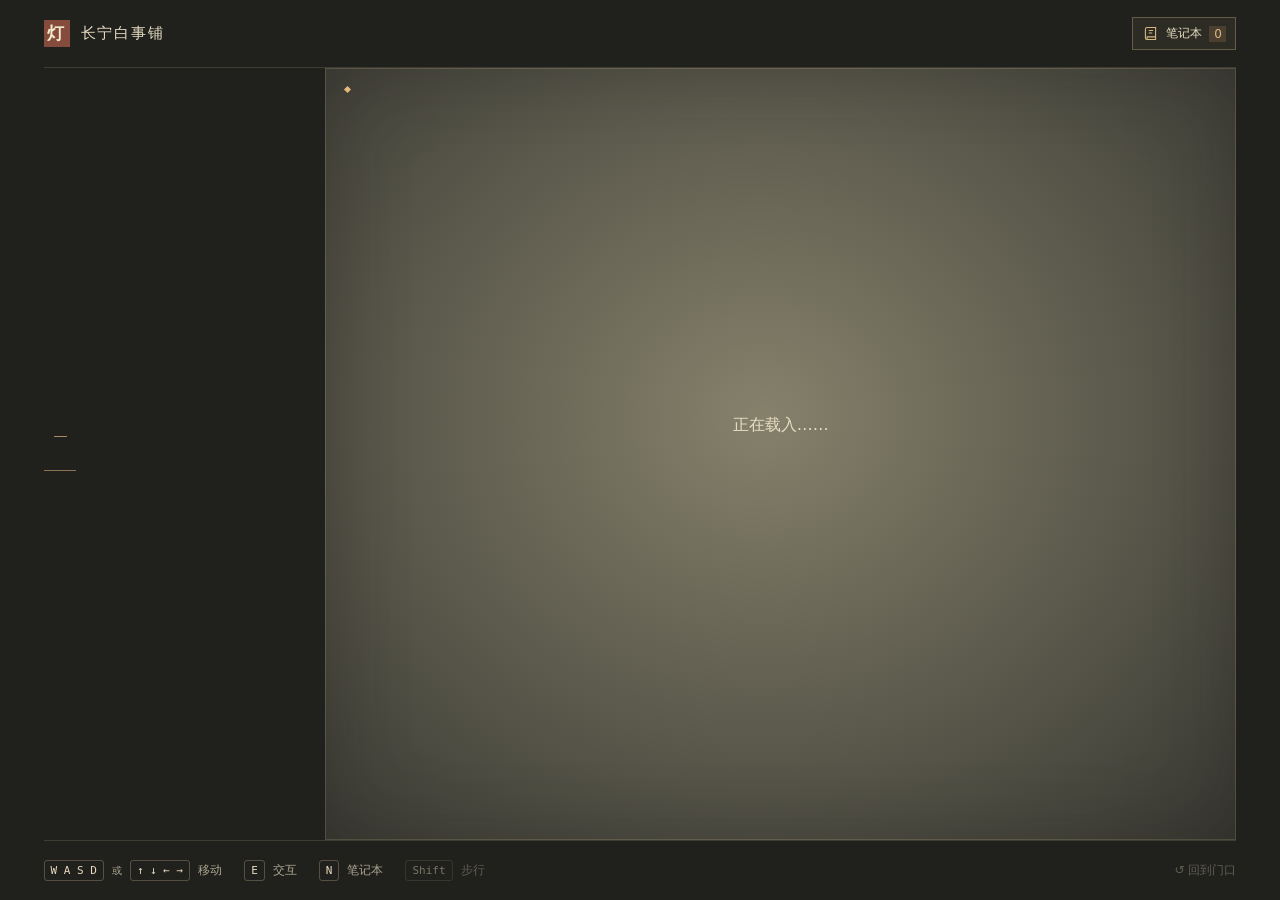
<file: index.html>
<!doctype html>
<html lang="zh-CN">
<head>
  <meta charset="utf-8">
  <meta http-equiv="refresh" content="0;url=./game/">
  <title>长宁白事铺</title>
</head>
<body><a href="./game/">长宁白事铺</a></body>
</html>
</file>
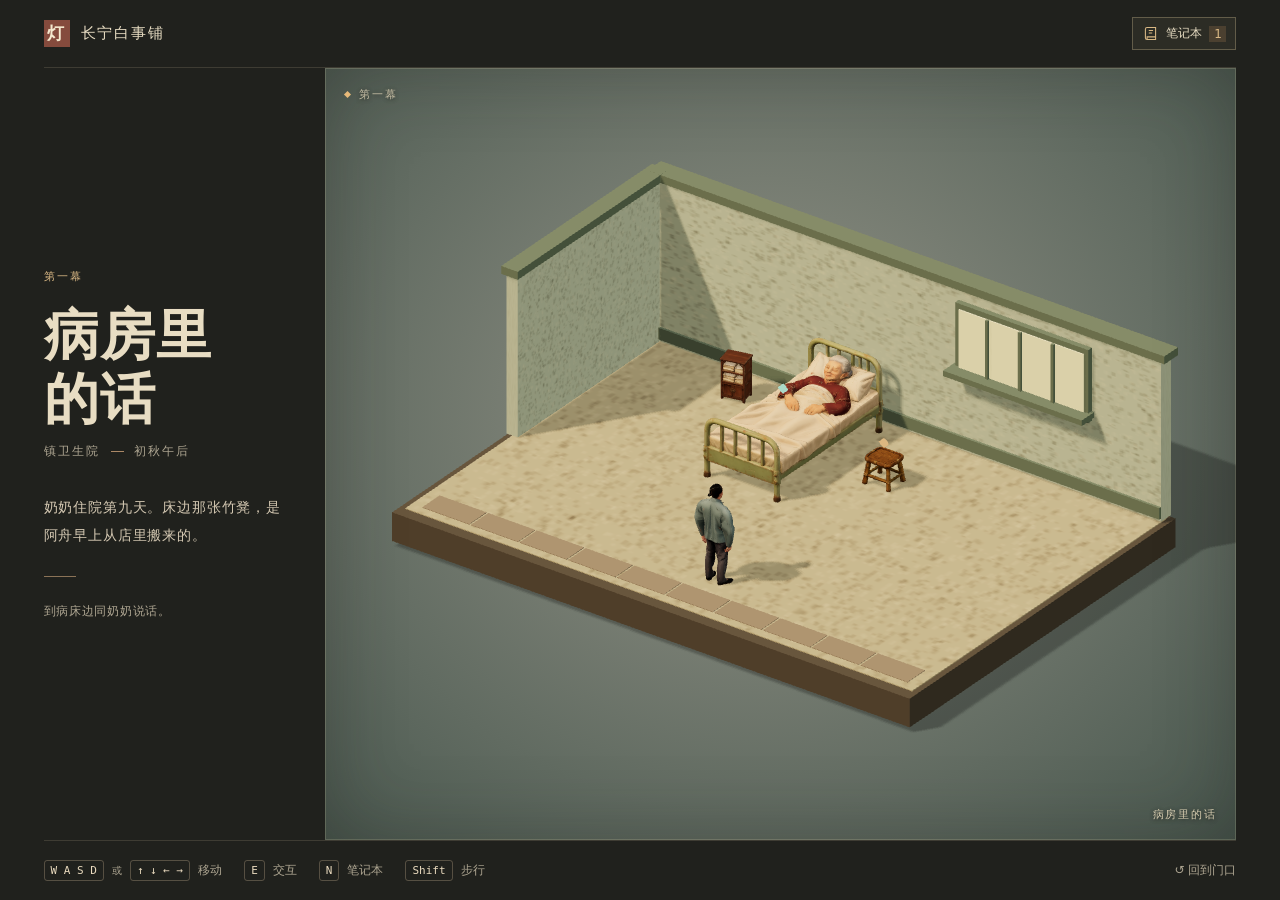
<file: game/index.html>
<!doctype html>
<html lang="zh-CN">
<head>
  <meta charset="utf-8">
  <meta name="viewport" content="width=device-width, initial-scale=1">
  <meta name="theme-color" content="#21221e">
  <title>长宁白事铺</title>
  <link rel="icon" href="./lantern.svg" type="image/svg+xml">
  <link rel="stylesheet" href="./style.css">
  <script type="importmap">
    { "imports": { "three": "./vendor/three/build/three.module.min.js" } }
  </script>
  <script type="module" src="./src/main.js"></script>
</head>
<body>
  <div class="shell">
    <header class="masthead">
      <div class="wordmark"><span class="seal" aria-hidden="true">灯</span> 长宁白事铺</div>
      <div class="masthead-actions">
        <button type="button" class="notebook-button" id="open-notebook" aria-haspopup="dialog" aria-keyshortcuts="N" title="打开笔记本 (N)">
          <svg viewBox="0 0 20 20" width="17" height="17" fill="none" stroke="currentColor" stroke-width="1.25" aria-hidden="true">
            <path d="M6 3h10v14H6a2 2 0 0 1-2-2V5a2 2 0 0 1 2-2Zm0 14v-3h10M8 6.5h5m-5 3h4"/>
          </svg>
          笔记本 <span id="notebook-count" aria-hidden="true">0</span>
        </button>
      </div>
    </header>
    <main>
      <section class="chapter" aria-labelledby="chapter-title">
        <p class="eyebrow" id="chapter-name"></p>
        <h1 id="chapter-title"></h1>
        <p class="scene-time"><b id="scene-place"></b><span></span><b id="scene-time"></b></p>
        <p class="intro" id="scene-intro"></p>
        <div class="rule"></div>
        <p class="hint" id="guide"></p>
        <div class="chapter-actions">
          <button type="button" id="chapter-next" class="chapter-next" hidden></button>
          <button type="button" id="chapter-skip" class="chapter-skip" hidden>跳过选项</button>
        </div>
      </section>
      <section class="stage" id="stage" aria-labelledby="chapter-title" aria-describedby="guide">
        <div class="stage-label"><i></i><b id="stage-chapter"></b></div>
        <div class="stage-place" id="stage-place"></div>
        <p id="loading" role="status">正在载入……</p>
        <p id="scene-notice" class="scene-notice" role="status" hidden></p>
        <div class="scene-curtain" id="scene-curtain" aria-hidden="true"></div>
        <button type="button" class="inspect" id="inspect" hidden><kbd>E</kbd><span></span></button>
        <div class="dpad" id="dpad" aria-label="移动角色">
          <button type="button" data-move="ArrowUp" aria-label="向上">↑</button>
          <button type="button" data-move="ArrowLeft" aria-label="向左">←</button>
          <button type="button" data-move="ArrowDown" aria-label="向下">↓</button>
          <button type="button" data-move="ArrowRight" aria-label="向右">→</button>
        </div>
      </section>
    </main>
    <footer class="controls" aria-label="操作说明">
      <div><kbd>W A S D</kbd><span class="or">或</span><kbd>↑ ↓ ← →</kbd><span>移动</span></div>
      <div><kbd>E</kbd><span>交互</span></div>
      <div><kbd>N</kbd><span>笔记本</span></div>
      <button type="button" id="movement-mode" aria-label="奔跑模式" aria-pressed="false" aria-keyshortcuts="Shift" disabled><kbd>Shift</kbd><span>步行</span></button>
      <button type="button" id="reset" disabled>↺ <span>回到门口</span></button>
    </footer>
  </div>
  <dialog id="journal" class="folio" aria-labelledby="notebook-title">
    <header class="folio-header">
      <div class="folio-brand"><span aria-hidden="true">记</span> 见闻</div>
      <button type="button" class="folio-back" id="journal-skip" hidden>跳过选项</button>
      <button type="button" class="folio-back" id="notebook-back" hidden>← 返回笔记本</button>
      <form method="dialog"><button type="submit" class="folio-close" aria-label="关闭" title="关闭 (Esc)">×</button></form>
    </header>
    <section id="entry-detail" class="entry-detail" hidden>
      <article class="item-copy">
        <p class="eyebrow" id="entry-kind"></p>
        <h2 id="entry-title" tabindex="-1"></h2>
        <p id="entry-description" class="item-description"></p>
        <dl class="item-facts" id="entry-facts">
          <div><dt id="entry-fact-label"></dt><dd id="entry-fact"></dd></div>
        </dl>
        <div class="item-memory" id="entry-memory">
          <p class="eyebrow" id="entry-memory-label"></p>
          <div class="memory-text" id="entry-sections"></div>
        </div>
      </article>
      <figure class="item-display" id="item-display" aria-labelledby="model-title">
        <div class="display-heading"><span id="model-title">物件模型</span><span aria-hidden="true">3D</span></div>
        <div class="model-view" id="model-view">
          <p id="model-error" role="status" hidden>模型暂时无法显示。</p>
        </div>
        <figcaption class="display-footer">
          <span id="model-hint">拖动旋转 · 滚轮缩放</span>
          <div class="model-controls" id="model-controls">
            <button type="button" data-turn="-1" aria-label="向左旋转" title="向左旋转">↶</button>
            <button type="button" data-turn="0" aria-label="复位视角" title="复位视角">⌾</button>
            <button type="button" data-turn="1" aria-label="向右旋转" title="向右旋转">↷</button>
          </div>
        </figcaption>
      </figure>
    </section>
    <section id="notebook" class="notebook" hidden>
      <h2 id="notebook-title" tabindex="-1">笔记本</h2>
      <nav class="notebook-tabs" id="notebook-tabs" aria-label="笔记本分类">
        <button type="button" data-category="characters" aria-pressed="true" aria-controls="notebook-list">人物 <span></span></button>
        <button type="button" data-category="stories" aria-pressed="false" aria-controls="notebook-list">故事 <span></span></button>
        <button type="button" data-category="objects" aria-pressed="false" aria-controls="notebook-list">物件 <span></span></button>
      </nav>
      <p id="notebook-empty" class="notebook-empty"></p>
      <ul class="notebook-list" id="notebook-list"></ul>
    </section>
  </dialog>
  <dialog id="conversation" class="folio conversation" aria-label="对话">
    <header class="folio-header">
      <div class="folio-brand"><span aria-hidden="true">谈</span> 交谈</div>
      <form method="dialog"><button type="submit" class="folio-close" aria-label="退出对话" title="退出对话 (Esc)">×</button></form>
    </header>
    <div class="conversation-body" aria-live="polite" aria-atomic="true">
      <p class="eyebrow" id="conversation-speaker"></p>
      <p class="conversation-line" id="conversation-line"></p>
    </div>
    <footer class="conversation-actions">
      <span id="conversation-count"></span>
      <button type="button" id="conversation-next"></button>
    </footer>
  </dialog>
  <dialog id="activity" class="folio activity" aria-labelledby="activity-title">
    <header class="folio-header">
      <div class="folio-brand"><span aria-hidden="true">灯</span><span id="activity-kind"></span></div>
      <button type="button" class="folio-back" id="activity-skip" hidden>跳过选项</button>
      <form method="dialog"><button type="submit" class="folio-close" aria-label="关闭" title="关闭 (Esc)">×</button></form>
    </header>
    <div class="activity-body">
      <div class="activity-copy">
        <h2 id="activity-title" tabindex="-1"></h2>
        <p id="activity-description"></p>
        <p id="activity-feedback" class="activity-feedback" role="status" hidden></p>
      </div>
      <div id="activity-model" class="model-view activity-model" hidden></div>
      <section id="activity-puzzle" class="puzzle" hidden></section>
      <label id="activity-drag" class="activity-drag" hidden>
        <span id="activity-drag-label"></span>
        <input type="range" id="activity-drag-range" min="0" max="100" value="0">
      </label>
      <div class="activity-options" id="activity-options"></div>
    </div>
  </dialog>
</body>
</html>
</file>
<file: game/style.css>
:root {
  color-scheme: dark;
  font-family: "Microsoft YaHei", "PingFang SC", system-ui, sans-serif;
  background: #20211d;
  color: #e8ddc3;
  --muted: #ada591;
  --gold: #d8b784;
  --line: #b8a88e32;
  --serif: "Songti SC", "Noto Serif CJK SC", "SimSun", serif;
}

* { box-sizing: border-box; }
body { margin: 0; min-width: 300px; }
button { font: inherit; color: inherit; cursor: pointer; }
button:focus-visible { outline: 2px solid var(--gold); outline-offset: 3px; }
button:disabled { cursor: default; opacity: .45; }
[hidden] { display: none !important; }

.shell {
  width: min(100%, 1760px);
  min-height: 100svh;
  display: flex;
  flex-direction: column;
  margin: auto;
  padding: 0 clamp(18px, 3.4vw, 58px);
}

.masthead, .controls {
  display: flex;
  align-items: center;
  min-height: 67px;
  gap: 22px;
}

.masthead { justify-content: space-between; }
.masthead-actions { display: flex; align-items: center; gap: 22px; }
.wordmark { display: flex; align-items: center; gap: 11px; letter-spacing: .12em; font-size: 15px; }
.seal { display: grid; place-items: center; width: 26px; height: 27px; background: #854b3d; color: #f4e8ce; font: bold 17px var(--serif); }
.translation { color: var(--muted); font-size: 10px; letter-spacing: .18em; }
.translation { margin-left: 6px; }
.notebook-button {
  display: flex;
  align-items: center;
  gap: 7px;
  padding: 7px 9px;
  border: 1px solid #b4a48165;
  background: #2c2c25;
  font-size: 12px;
  white-space: nowrap;
}
.notebook-button:hover { border-color: var(--gold); background: #35342b; }
.notebook-button svg { color: var(--gold); }
.notebook-button span { min-width: 17px; padding: 1px 4px; color: var(--gold); background: #4b4030; text-align: center; }

main {
  flex: 1;
  display: grid;
  grid-template-columns: clamp(220px, 22vw, 335px) minmax(0, 1fr);
  grid-template-rows: minmax(530px, 1fr);
  border-block: 1px solid var(--line);
}

.chapter {
  align-self: center;
  padding: 26px clamp(18px, 2.8vw, 48px) 26px 0;
}

.eyebrow {
  margin: 0;
  color: var(--gold);
  font-size: 11px;
  letter-spacing: .22em;
}
.chapter b { font-weight: inherit; }
h1 { font: 600 clamp(38px, 4.3vw, 69px)/1.16 var(--serif); letter-spacing: .025em; margin: 20px 0 10px; text-wrap: balance; }
.scene-time { display: flex; gap: 10px; align-items: center; color: var(--muted); font-size: 12px; letter-spacing: .19em; }
.scene-time span { width: 13px; height: 1px; background: #ab8866; }
.intro, .hint { max-width: 18em; color: #d5c9b3; font-size: 14px; line-height: 2; letter-spacing: .06em; }
.intro { margin: 33px 0 27px; }
.rule { width: 32px; height: 1px; background: #8b7357; }
.hint { color: var(--muted); margin: 22px 0 12px; font-size: 12px; }
.chapter-actions { display: flex; flex-wrap: wrap; gap: 8px; margin-top: 16px; }
.chapter-actions:has(> :not([hidden])) { min-height: 37px; }
.chapter-next, .chapter-skip { border: 1px solid #c9aa767d; padding: 8px 11px; font-size: 12px; }
.chapter-next { background: #69553c; color: #fff1d3; }
.chapter-skip { background: transparent; color: var(--muted); }
.chapter-next:hover, .chapter-skip:hover { background: #7d6548; color: #fff1d3; }

.stage {
  overflow: hidden;
  position: relative;
  isolation: isolate;
  background: radial-gradient(ellipse at 48% 45%, var(--scene-inner, #85816b), var(--scene-outer, #383832));
}
.stage::after {
  content: "";
  position: absolute;
  z-index: 1;
  inset: 0;
  border: 1px solid #e3c58f20;
  box-shadow: inset 0 0 80px #1f1d1a50;
  pointer-events: none;
}
.stage canvas { display: block; width: 100%; height: 100%; position: absolute; inset: 0; }
.stage-label, .stage-place {
  position: absolute;
  z-index: 2;
  color: #f1e3c3;
  font-size: 11px;
  letter-spacing: .16em;
  text-shadow: 0 1px 4px #1b1b16;
}
.stage-label { top: 19px; left: 20px; display: flex; gap: 9px; align-items: center; }
.stage-label i { width: 5px; height: 5px; background: #e7b979; transform: rotate(45deg); }
.stage-label b { font-weight: 400; opacity: .72; }
.stage-place { bottom: 18px; right: 20px; opacity: .86; }
.scene-notice {
  position: absolute;
  z-index: 3;
  top: 45px;
  left: 50%;
  width: max-content;
  max-width: calc(100% - 36px);
  transform: translateX(-50%);
  margin: 0;
  padding: 7px 12px;
  border: 1px solid #d4b17f69;
  background: #312a21e6;
  color: #f6e4bf;
  font-size: 12px;
  text-align: center;
}
.scene-curtain { position: absolute; z-index: 4; inset: 0; opacity: 0; background: #221f1a; pointer-events: none; }
.scene-curtain--active { animation: curtain-in 690ms ease-out; }
@keyframes curtain-in { from { opacity: 1; } to { opacity: 0; } }
@media (prefers-reduced-motion: reduce) { .scene-curtain--active { animation: none; } }
#loading { position: absolute; inset: 45% 12px auto; margin: 0; text-align: center; }
.inspect { position: absolute; z-index: 2; left: 50%; bottom: 16px; transform: translateX(-50%); background: #23241eea; border: 1px solid #ddbc80a0; border-radius: 3px; padding: 8px 13px; display: flex; align-items: center; gap: 8px; white-space: nowrap; font-size: 13px; }
.inspect:hover { background: #37382d; }
kbd { border: 1px solid #a9987c65; border-radius: 3px; padding: 3px 6px; color: #eadbbf; font: 11px ui-monospace, monospace; white-space: nowrap; }

.controls { color: var(--muted); font-size: 12px; min-height: 59px; }
.controls div { display: flex; gap: 8px; align-items: center; }
.controls .or { font-size: 10px; }
.controls button { padding: 7px 0; background: none; border: 0; }
.controls #reset { margin-left: auto; padding-left: 7px; }
.controls #movement-mode { display: flex; gap: 8px; align-items: center; }
.controls #movement-mode[aria-pressed="true"] { color: var(--gold); }
.controls #movement-mode[aria-pressed="true"] kbd { border-color: var(--gold); }
.controls button:hover { color: var(--gold); }

.dpad { display: none; }
.folio {
  --paper: #f1e6cf;
  --paper-line: #92765050;
  width: min(540px, calc(100% - 36px));
  max-height: calc(100dvh - 36px);
  padding: 0;
  overflow: auto;
  color-scheme: light;
  background: var(--paper);
  color: #302a21;
  border: 1px solid #937955;
  box-shadow: 0 18px 70px #15130faa;
}
.folio--model { width: min(995px, calc(100% - 36px)); }
.folio::backdrop { background: #1a1a14a0; }
.folio-header {
  position: sticky;
  top: 0;
  z-index: 1;
  display: flex;
  gap: 12px;
  align-items: center;
  min-height: 61px;
  padding: 8px clamp(15px, 3vw, 30px);
  border-bottom: 1px solid var(--paper-line);
  background: var(--paper);
}
.folio-brand { display: flex; gap: 9px; align-items: center; color: #674d36; letter-spacing: .10em; font-size: 12px; }
.folio-brand span[aria-hidden] { display: grid; place-items: center; width: 24px; height: 24px; background: #854b3d; color: #f6e7ce; font: bold 15px var(--serif); }
.folio-header form { margin: 0 0 0 auto; }
.folio-header:has(.folio-back:not([hidden])) form { margin-left: 0; }
.folio-close, .folio-back { border: 1px solid var(--paper-line); background: transparent; }
.folio-close { width: 34px; height: 34px; font: 24px/1 sans-serif; }
.folio-back { margin-left: auto; padding: 7px 9px; font-size: 12px; }
.folio-close:hover, .folio-back:hover { background: #e3d5b9; }
.folio button:focus-visible { outline-color: #826341; }
.folio .eyebrow { color: #855936; }
.folio h2 { margin: 10px 0 16px; font: 600 clamp(28px, 4.3vw, 48px)/1.12 var(--serif); }
.folio h2:focus { outline: none; }

.entry-detail { padding: clamp(19px, 3vw, 30px); }
.folio--model .entry-detail {
  display: grid;
  grid-template-columns: minmax(0, 0.88fr) minmax(0, 1.12fr);
  gap: clamp(18px, 3vw, 34px);
}
.item-copy { align-self: center; }
.item-description, .memory-text { margin: 0; font-size: 14px; line-height: 1.9; }
.memory-text p { margin: 0; }
.memory-text p + p { margin-top: .85em; }
.item-description { color: #554737; }
.item-facts { display: grid; gap: 8px; margin: 19px 0; padding-block: 13px; border-block: 1px solid var(--paper-line); }
.item-facts div { display: grid; grid-template-columns: 3.6em 1fr; gap: 10px; align-items: baseline; }
.item-facts dt { color: #795c41; font-size: 12px; }
.item-facts dd { margin: 0; font-size: 13px; }
.item-memory { border-left: 2px solid #ab7554; padding-left: 13px; }
.item-memory .eyebrow { margin-bottom: 5px; }

.item-display {
  display: grid;
  grid-template-rows: auto minmax(305px, 1fr) auto;
  min-width: 0;
  margin: 0;
  border: 1px solid #75634c;
  background: radial-gradient(ellipse at 50% 39%, #71695a 0%, #48463b 54%, #282a25 100%);
  color: #f0e2c8;
}
.display-heading, .display-footer {
  display: flex;
  justify-content: space-between;
  align-items: center;
  gap: 7px;
  padding: 11px 13px;
  border-color: #d7bd8b42;
  font-size: 11px;
  letter-spacing: .13em;
}
.display-heading { border-bottom: 1px solid #d7bd8b42; }
.display-heading span:last-child { color: #dfc298; }
.display-footer { border-top: 1px solid #d7bd8b42; }
.model-view { position: relative; }
.model-view canvas { position: absolute; inset: 0; width: 100%; height: 100%; display: block; cursor: grab; touch-action: none; }
.model-view canvas:active { cursor: grabbing; }
.model-view canvas:focus-visible { outline: 1px solid #ebcb92; outline-offset: -3px; }
#model-error { position: absolute; inset: 44% 12px auto; margin: 0; text-align: center; font-size: 13px; }
.model-controls { display: flex; gap: 5px; }
.model-controls button { width: 30px; height: 27px; padding: 0; border: 1px solid #d7bd8b80; background: #24251e8a; font-size: 16px; }
.model-controls button:hover { background: #75644b; }
.model-controls button:focus-visible { outline-color: #ebcb92; }

.notebook { padding: 20px clamp(16px, 4vw, 32px) 26px; }
.notebook h2 { margin-top: 0; font-size: 39px; }
.notebook-tabs { display: grid; grid-template-columns: repeat(3, 1fr); gap: 6px; margin-bottom: 16px; }
.notebook-tabs button {
  display: flex;
  justify-content: space-between;
  align-items: center;
  gap: 6px;
  min-width: 0;
  padding: 9px clamp(7px, 2vw, 13px);
  border: 1px solid var(--paper-line);
  background: transparent;
  color: #654a34;
  font-size: 13px;
}
.notebook-tabs button:hover { background: #e6d8bb; }
.notebook-tabs button[aria-pressed="true"] { color: #fff1d8; background: #704b3d; border-color: #704b3d; }
.notebook-tabs span { font-size: 11px; font-variant-numeric: tabular-nums; }
.notebook-empty { margin: 0; padding: 14px; border: 1px dashed var(--paper-line); color: #644f3a; font-size: 14px; line-height: 1.8; }
.notebook-list { list-style: none; margin: 0; padding: 0; border-top: 1px solid var(--paper-line); }
.notebook-list:empty { border: 0; }
.notebook-list button {
  display: grid;
  grid-template-columns: minmax(0, 1fr) 14px;
  align-items: center;
  width: 100%;
  gap: 10px;
  text-align: left;
  padding: 13px 6px;
  border: 0;
  border-bottom: 1px solid var(--paper-line);
  background: transparent;
}
.notebook-list button:hover { background: #e6d8bb; }
.entry-subtitle { color: #7b5739; font-size: 11px; }
.entry-title { display: block; margin-bottom: 3px; font: 600 20px/1.1 var(--serif); }

.folio.conversation {
  --conversation-bottom: clamp(18px, 7dvh, 68px);
  inset-block: auto var(--conversation-bottom);
  margin-block: 0;
  width: min(580px, calc(100% - 36px));
  max-height: calc(100dvh - var(--conversation-bottom) - 12px);
}
.conversation::backdrop { background: #1a1a1466; }
.conversation .folio-header { min-height: 48px; }
.conversation-body { padding: 19px clamp(15px, 3vw, 30px) 12px; }
.conversation-body .eyebrow { font-size: 13px; font-weight: 600; }
.conversation-line { margin: 8px 0 0; font: 500 clamp(17px, 2.8vw, 21px)/1.75 var(--serif); }
.conversation-actions {
  display: flex;
  justify-content: space-between;
  align-items: center;
  gap: 12px;
  padding: 4px clamp(15px, 3vw, 30px) 16px;
  color: #795c41;
  font-size: 12px;
  font-variant-numeric: tabular-nums;
}
.conversation-actions button { border: 1px solid #704b3d; padding: 7px 14px; background: #704b3d; color: #fff1d8; font-size: 13px; }
.conversation-actions button:hover { background: #593a2d; }

.folio.activity { width: min(670px, calc(100% - 30px)); }
.activity::backdrop { background: #1a1a1457; }
.activity-body { display: grid; gap: 13px; padding: 18px clamp(14px, 3vw, 28px) 24px; }
.activity-copy h2 { margin: 2px 0 9px; font-size: clamp(24px, 4vw, 39px); }
.activity-copy p { margin: 0; color: #554737; font-size: 14px; line-height: 1.75; }
.activity-copy .activity-feedback {
  margin-top: 10px;
  padding: 7px 10px;
  border-left: 2px solid #9c7153;
  background: #e7d8ba;
}
.activity-model {
  min-height: clamp(117px, 25vh, 215px);
  border: 1px solid #ad9875;
  border-radius: 2px;
  background: radial-gradient(ellipse, #887b62, #4a493d);
}
.activity-drag { display: flex; flex-direction: column; gap: 5px; color: #583f2d; font-size: 13px; }
.activity-drag input { width: 100%; accent-color: #854b3d; }
.activity-options { display: grid; gap: 7px; }
.activity-options button {
  min-height: 42px;
  padding: 10px 12px;
  border: 1px solid #bda785;
  background: #f4e8cb;
  color: #4f3b2d;
  text-align: left;
}
.activity-options button:hover:enabled { border-color: #976d51; background: #e7d4b2; }
.activity-options button:only-child:enabled { background: #704b3d; color: #fff1d8; }
.activity-options small { display: block; margin-top: 3px; font-size: 12px; color: #79614c; }
.activity-options--photos { grid-template-columns: repeat(3, minmax(0, 1fr)); }
.activity-options--photos button { display: grid; align-content: start; gap: 7px; padding: 6px; font-size: 12px; }
.activity-options img { width: 100%; aspect-ratio: 3 / 2; object-fit: cover; display: block; }

.folio.activity--puzzle { width: min(1030px, calc(100% - 24px)); }
.activity--puzzle .activity-body { gap: 12px; padding-bottom: 18px; }
.activity--puzzle .activity-copy h2 { font-size: clamp(25px, 3.8vw, 35px); }
.puzzle { min-width: 0; }
.puzzle-workspace { display: grid; gap: 12px; }
.puzzle-workspace:has(.puzzle-observation) { grid-template-columns: minmax(0, 1fr) 205px; }
.puzzle-surface {
  position: relative;
  width: 100%;
  min-width: 0;
  min-height: 240px;
  aspect-ratio: 1.65;
  overflow: hidden;
  background: #38372d;
  border: 1px solid #a58b65;
  border-radius: 5px;
}
.puzzle-surface canvas, .puzzle-observation-view canvas { position: absolute; inset: 0; display: block; width: 100%; height: 100%; touch-action: none; }
.puzzle-surface canvas { cursor: grab; }
.puzzle-surface canvas:active { cursor: grabbing; }
.puzzle-surface canvas:focus-visible { outline: 2px solid #e4bd7e; outline-offset: -4px; }
.puzzle-observation { min-width: 0; display: flex; flex-direction: column; gap: 8px; }
.puzzle-observation-title { margin: 0; color: #6b5036; font-size: 12px; letter-spacing: .1em; }
.puzzle-observation-view { flex: 1; position: relative; min-height: 150px; background: #38372d; border-radius: 5px; overflow: hidden; }
.puzzle-observation-caption { margin: 0; font-size: 12px; line-height: 1.65; color: #72583d; }
.puzzle-toolbar, .puzzle-tools, .puzzle-actions, .puzzle-utility { display: flex; flex-wrap: wrap; align-items: center; gap: 7px; }
.puzzle-toolbar { justify-content: space-between; margin-top: 12px; }
.puzzle-tools { flex: 1; }
.puzzle button {
  user-select: none;
  min-height: 37px;
  padding: 7px 11px;
  border: 1px solid #b69b74;
  border-radius: 4px;
  background: #f6ead3;
  color: #59412e;
  font-size: 12px;
}
.puzzle button:hover:enabled { background: #e6d4b2; border-color: #997248; }
.puzzle button[aria-pressed="true"] { background: #e0ccaa; border-color: #8c6944; }
.puzzle button.puzzle-primary { background: #704b3d; border-color: #704b3d; color: #fff1d8; padding-inline: 18px; }
.puzzle button.puzzle-primary:hover:enabled { background: #593a2d; }
.puzzle-range { display: flex; align-items: center; flex-wrap: wrap; gap: 9px; color: #6b5036; font-size: 12px; }
.puzzle-range input { width: min(180px, 42vw); accent-color: #854b3d; }
.puzzle-status { min-height: 1.7em; margin: 11px 0 7px; color: #6f573d; font-size: 13px; line-height: 1.7; }
.puzzle-utility { border-top: 1px solid var(--paper-line); padding-top: 8px; }
.puzzle-utility button { min-height: 31px; border-color: transparent; background: transparent; padding: 4px 8px; color: #866244; }
.puzzle-surface:has(.photo-board) { aspect-ratio: 1.5; min-height: 0; }
.photo-board { position: absolute; inset: 0; touch-action: none; background: radial-gradient(ellipse at 45% 35%, #73604a, #42382d); }
.photo-target { position: absolute; left: 4%; top: 4%; width: 60%; height: 60%; border: 1px dashed #d8c7a278; background: #e4d4b410; }
.photo-frame { position: absolute; left: 73%; top: 6%; width: 22%; height: 22%; border: clamp(5px, 1vw, 10px) solid #92603a; background: #d8c5a0; box-shadow: 0 3px 12px #17140f66, inset 0 0 0 2px #513925; }
.puzzle button.photo-piece, .puzzle button.photo-whole {
  position: absolute;
  width: 20%;
  height: 30%;
  min-height: 0;
  padding: 0;
  border: 1px solid #e8d9b8;
  border-radius: 0;
  background-color: #d8c5a0;
  background-size: 300% 200%;
  background-repeat: no-repeat;
  box-shadow: 0 2px 8px #18140f70;
  touch-action: none;
  cursor: grab;
}
.puzzle button.photo-piece:disabled { opacity: 1; cursor: default; box-shadow: none; }
.puzzle button.photo-whole { width: 60%; height: 60%; background-size: 100% 100%; }
.puzzle button.photo-piece:active, .puzzle button.photo-whole:active { cursor: grabbing; }
.puzzle button.photo-piece:hover:enabled, .puzzle button.photo-whole:hover:enabled { background-color: #d8c5a0; }
.photo-references { display: flex; gap: 8px; }
.photo-references img { display: block; width: 74px; aspect-ratio: 3 / 2; object-fit: cover; border: 3px solid #e7d9bc; }

@media (max-width: 760px) {
  .puzzle-workspace:has(.puzzle-observation) { grid-template-columns: minmax(0, 1fr); }
  .puzzle-observation { display: grid; grid-template-columns: minmax(0, 1fr); }
  .puzzle-observation-view { min-height: 130px; height: 150px; }
  .puzzle-toolbar { align-items: flex-start; }
  .puzzle-actions { margin-left: auto; }
}
@media (pointer: coarse) {
  .puzzle button, .puzzle-utility button { min-height: 44px; }
  .puzzle-range input { height: 36px; }
}

@media (max-width: 780px) {
  .shell { padding-inline: 14px; }
  .masthead { min-height: 51px; }
  .masthead-actions { gap: 10px; }
  main { grid-template-columns: 1fr; grid-template-rows: auto minmax(390px, 56svh); }
  .chapter { padding: 19px 0 15px; display: grid; grid-template-columns: auto 1fr; column-gap: 17px; align-items: center; }
  .chapter .eyebrow { grid-column: 1 / -1; }
  h1 { font-size: 42px; margin: 12px 0 0; }
  .intro { margin: 12px 0 0; grid-column: 1 / -1; max-width: 34em; font-size: 12px; line-height: 1.7; }
  .rule { display: none; }
  .hint { grid-column: 1 / -1; max-width: none; margin: 8px 0 0; }
  .chapter-actions { grid-column: 1 / -1; margin-top: 8px; }
  .chapter-actions:not(:has(> :not([hidden]))) { display: none; }
  .controls { min-height: 49px; gap: 12px; font-size: 11px; flex-wrap: wrap; }
}
@media (max-width: 660px) {
  .folio { width: calc(100% - 22px); max-height: calc(100dvh - 22px); }
  .folio-header { min-height: 49px; }
  .folio--model .entry-detail { grid-template-columns: 1fr; }
  .item-display { grid-template-rows: auto minmax(230px, 34dvh) auto; }
  .item-facts { margin-block: 13px; padding-block: 9px; }
}
@media (max-width: 400px) {
  .translation, .controls .or, .controls .or + kbd { display: none; }
}
@media (pointer: coarse) {
  .dpad { position: absolute; z-index: 2; left: 12px; bottom: 12px; display: grid; grid-template-columns: repeat(3, 37px); gap: 4px; touch-action: none; user-select: none; }
  .dpad button { height: 37px; background: #23241edc; border: 1px solid #c4ad8277; border-radius: 4px; }
  .dpad button:first-child { grid-column: 2; }
  .dpad button:nth-child(2) { grid-column: 1; }
  .dpad button:active { background: #76654b; }
  .inspect { bottom: 59px; left: auto; right: 12px; transform: none; }
  .inspect kbd { display: none; }
}
</file>
